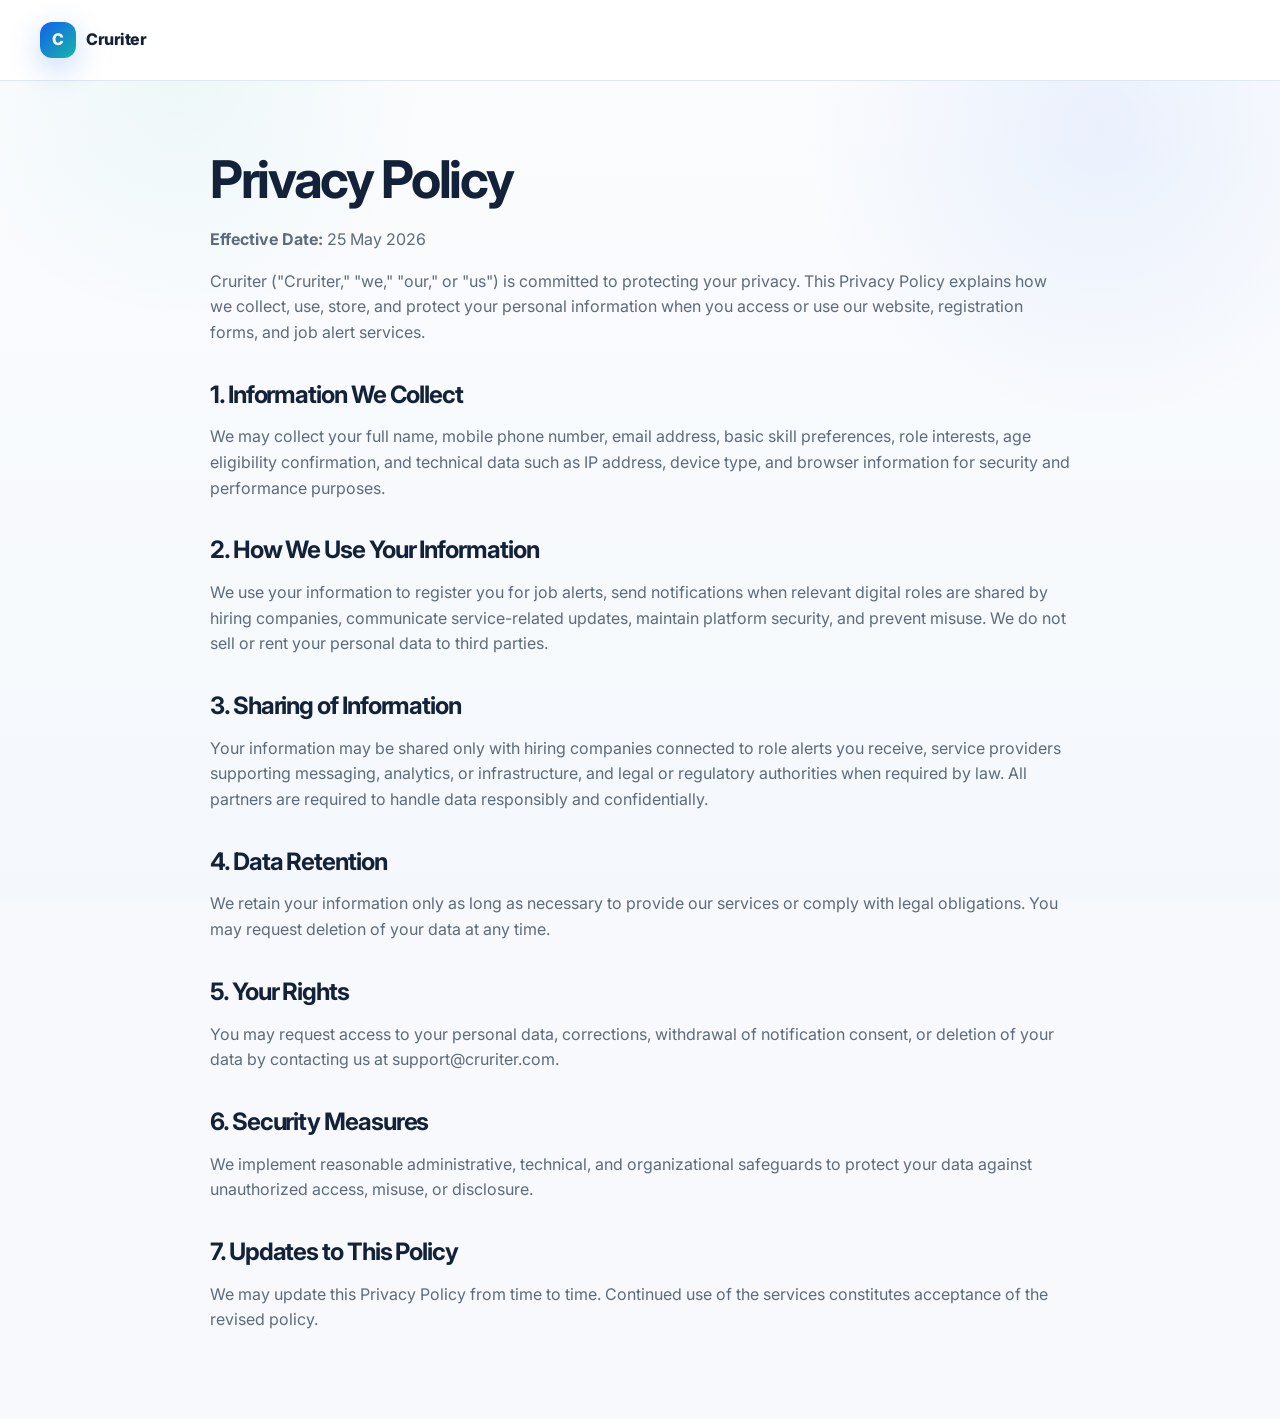
<file: privacy-policy/index.html>
<!DOCTYPE html>
<html lang="en">
<head>
  <meta charset="UTF-8" />
  <meta name="viewport" content="width=device-width, initial-scale=1.0" />
  <!-- Google Tag Manager -->
<script>(function(w,d,s,l,i){w[l]=w[l]||[];w[l].push({'gtm.start':
new Date().getTime(),event:'gtm.js'});var f=d.getElementsByTagName(s)[0],
j=d.createElement(s),dl=l!='dataLayer'?'&l='+l:'';j.async=true;j.src=
'https://www.googletagmanager.com/gtm.js?id='+i+dl;f.parentNode.insertBefore(j,f);
})(window,document,'script','dataLayer','GTM-NZL2DM8S');</script>
<!-- End Google Tag Manager -->
  <title>Privacy Policy | Cruriter</title>
  <link rel="icon" type="image/svg+xml" href="/favicon.svg" />
  <link rel="preconnect" href="https://fonts.googleapis.com">
  <link rel="preconnect" href="https://fonts.gstatic.com" crossorigin>
  <link href="https://fonts.googleapis.com/css2?family=Inter:wght@400;500;600;700;800&display=swap" rel="stylesheet">
  <link rel="stylesheet" href="/styles.css" />
</head>
<body>
  <!-- Google Tag Manager (noscript) -->
<noscript><iframe src="https://www.googletagmanager.com/ns.html?id=GTM-NZL2DM8S"
height="0" width="0" style="display:none;visibility:hidden"></iframe></noscript>
<!-- End Google Tag Manager (noscript) -->
  <header class="simple-header"><a class="logo" href="/"><span class="logo-mark">C</span><span>Cruriter</span></a></header>
  <main class="legal container">
    <h1>Privacy Policy</h1>
    <p><strong>Effective Date:</strong> 25 May 2026</p>
    <p>Cruriter ("Cruriter," "we," "our," or "us") is committed to protecting your privacy. This Privacy Policy explains how we collect, use, store, and protect your personal information when you access or use our website, registration forms, and job alert services.</p>

    <h2>1. Information We Collect</h2>
    <p>We may collect your full name, mobile phone number, email address, basic skill preferences, role interests, age eligibility confirmation, and technical data such as IP address, device type, and browser information for security and performance purposes.</p>

    <h2>2. How We Use Your Information</h2>
    <p>We use your information to register you for job alerts, send notifications when relevant digital roles are shared by hiring companies, communicate service-related updates, maintain platform security, and prevent misuse. We do not sell or rent your personal data to third parties.</p>

    <h2>3. Sharing of Information</h2>
    <p>Your information may be shared only with hiring companies connected to role alerts you receive, service providers supporting messaging, analytics, or infrastructure, and legal or regulatory authorities when required by law. All partners are required to handle data responsibly and confidentially.</p>

    <h2>4. Data Retention</h2>
    <p>We retain your information only as long as necessary to provide our services or comply with legal obligations. You may request deletion of your data at any time.</p>

    <h2>5. Your Rights</h2>
    <p>You may request access to your personal data, corrections, withdrawal of notification consent, or deletion of your data by contacting us at support@cruriter.com.</p>

    <h2>6. Security Measures</h2>
    <p>We implement reasonable administrative, technical, and organizational safeguards to protect your data against unauthorized access, misuse, or disclosure.</p>

    <h2>7. Updates to This Policy</h2>
    <p>We may update this Privacy Policy from time to time. Continued use of the services constitutes acceptance of the revised policy.</p>
  </main>
</body>
</html>
</file>
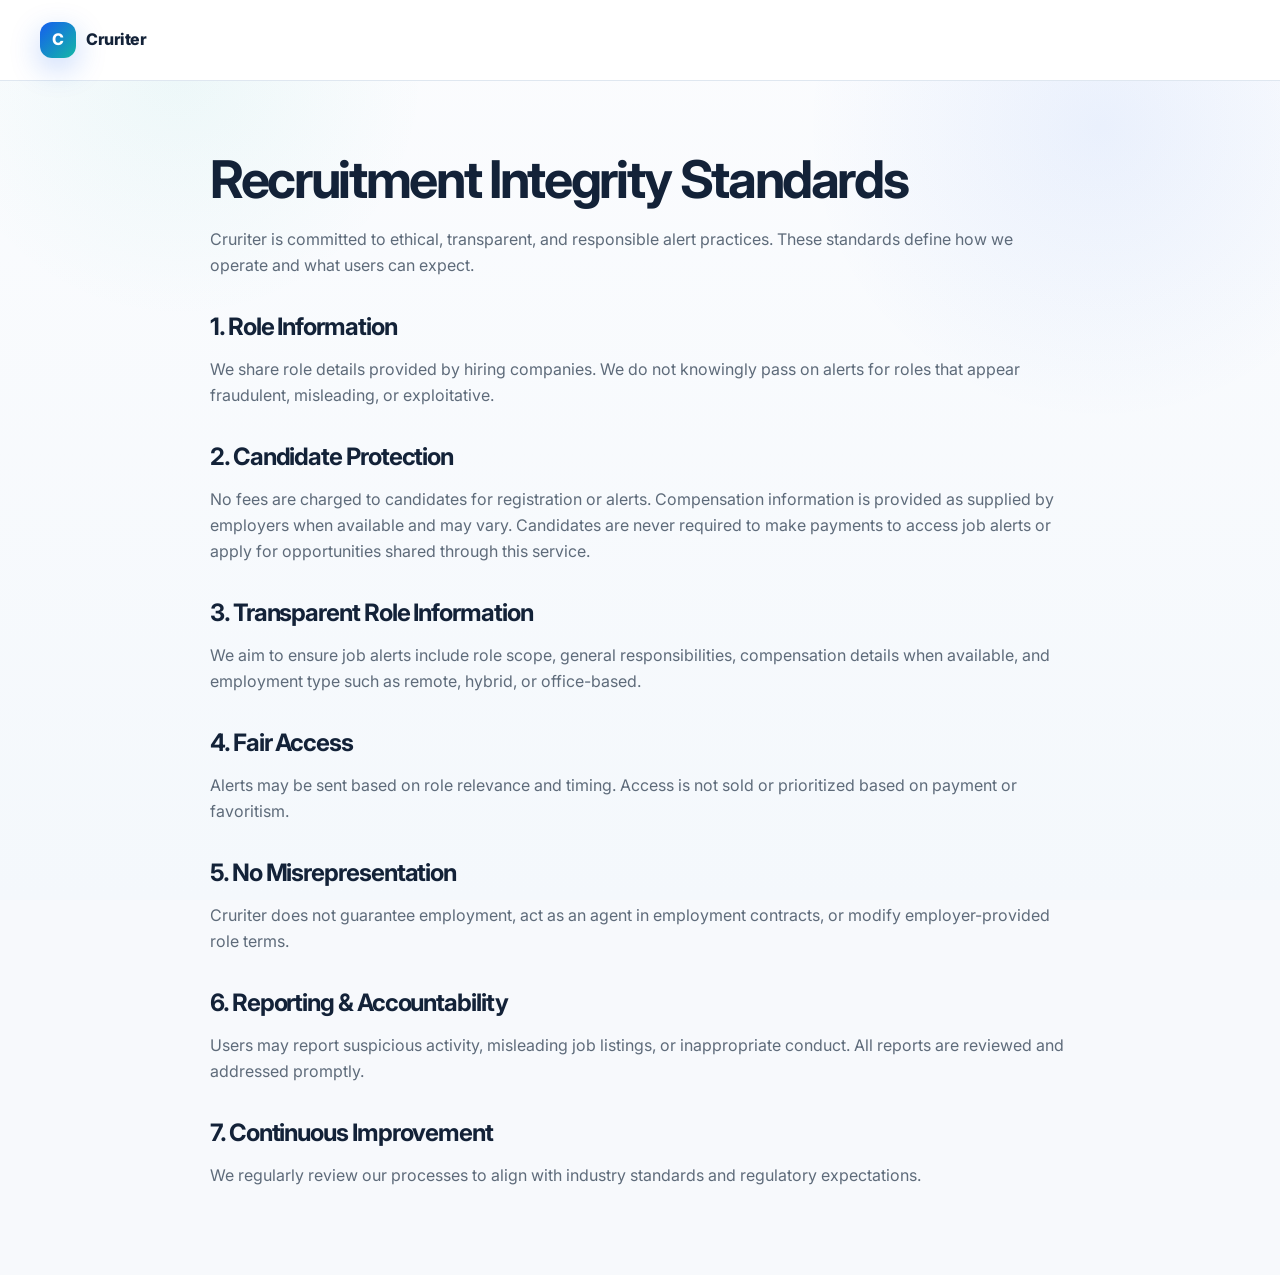
<file: recruitment-integrity/index.html>
<!DOCTYPE html>
<html lang="en">
<head>
  <meta charset="UTF-8" />
  <meta name="viewport" content="width=device-width, initial-scale=1.0" />
  <!-- Google Tag Manager -->
<script>(function(w,d,s,l,i){w[l]=w[l]||[];w[l].push({'gtm.start':
new Date().getTime(),event:'gtm.js'});var f=d.getElementsByTagName(s)[0],
j=d.createElement(s),dl=l!='dataLayer'?'&l='+l:'';j.async=true;j.src=
'https://www.googletagmanager.com/gtm.js?id='+i+dl;f.parentNode.insertBefore(j,f);
})(window,document,'script','dataLayer','GTM-NZL2DM8S');</script>
<!-- End Google Tag Manager -->
  <title>Recruitment Integrity Standards | Cruriter</title>
  <link rel="icon" type="image/svg+xml" href="/favicon.svg" />
  <link rel="preconnect" href="https://fonts.googleapis.com">
  <link rel="preconnect" href="https://fonts.gstatic.com" crossorigin>
  <link href="https://fonts.googleapis.com/css2?family=Inter:wght@400;500;600;700;800&display=swap" rel="stylesheet">
  <link rel="stylesheet" href="/styles.css" />
</head>
<body>
  <!-- Google Tag Manager (noscript) -->
<noscript><iframe src="https://www.googletagmanager.com/ns.html?id=GTM-NZL2DM8S"
height="0" width="0" style="display:none;visibility:hidden"></iframe></noscript>
<!-- End Google Tag Manager (noscript) -->
  <header class="simple-header"><a class="logo" href="/"><span class="logo-mark">C</span><span>Cruriter</span></a></header>
  <main class="legal container">
    <h1>Recruitment Integrity Standards</h1>
    <p>Cruriter is committed to ethical, transparent, and responsible alert practices. These standards define how we operate and what users can expect.</p>

    <h2>1. Role Information</h2>
    <p>We share role details provided by hiring companies. We do not knowingly pass on alerts for roles that appear fraudulent, misleading, or exploitative.</p>

    <h2>2. Candidate Protection</h2>
    <p>No fees are charged to candidates for registration or alerts. Compensation information is provided as supplied by employers when available and may vary. Candidates are never required to make payments to access job alerts or apply for opportunities shared through this service.</p>

    <h2>3. Transparent Role Information</h2>
    <p>We aim to ensure job alerts include role scope, general responsibilities, compensation details when available, and employment type such as remote, hybrid, or office-based.</p>

    <h2>4. Fair Access</h2>
    <p>Alerts may be sent based on role relevance and timing. Access is not sold or prioritized based on payment or favoritism.</p>

    <h2>5. No Misrepresentation</h2>
    <p>Cruriter does not guarantee employment, act as an agent in employment contracts, or modify employer-provided role terms.</p>

    <h2>6. Reporting & Accountability</h2>
    <p>Users may report suspicious activity, misleading job listings, or inappropriate conduct. All reports are reviewed and addressed promptly.</p>

    <h2>7. Continuous Improvement</h2>
    <p>We regularly review our processes to align with industry standards and regulatory expectations.</p>
  </main>
</body>
</html>
</file>
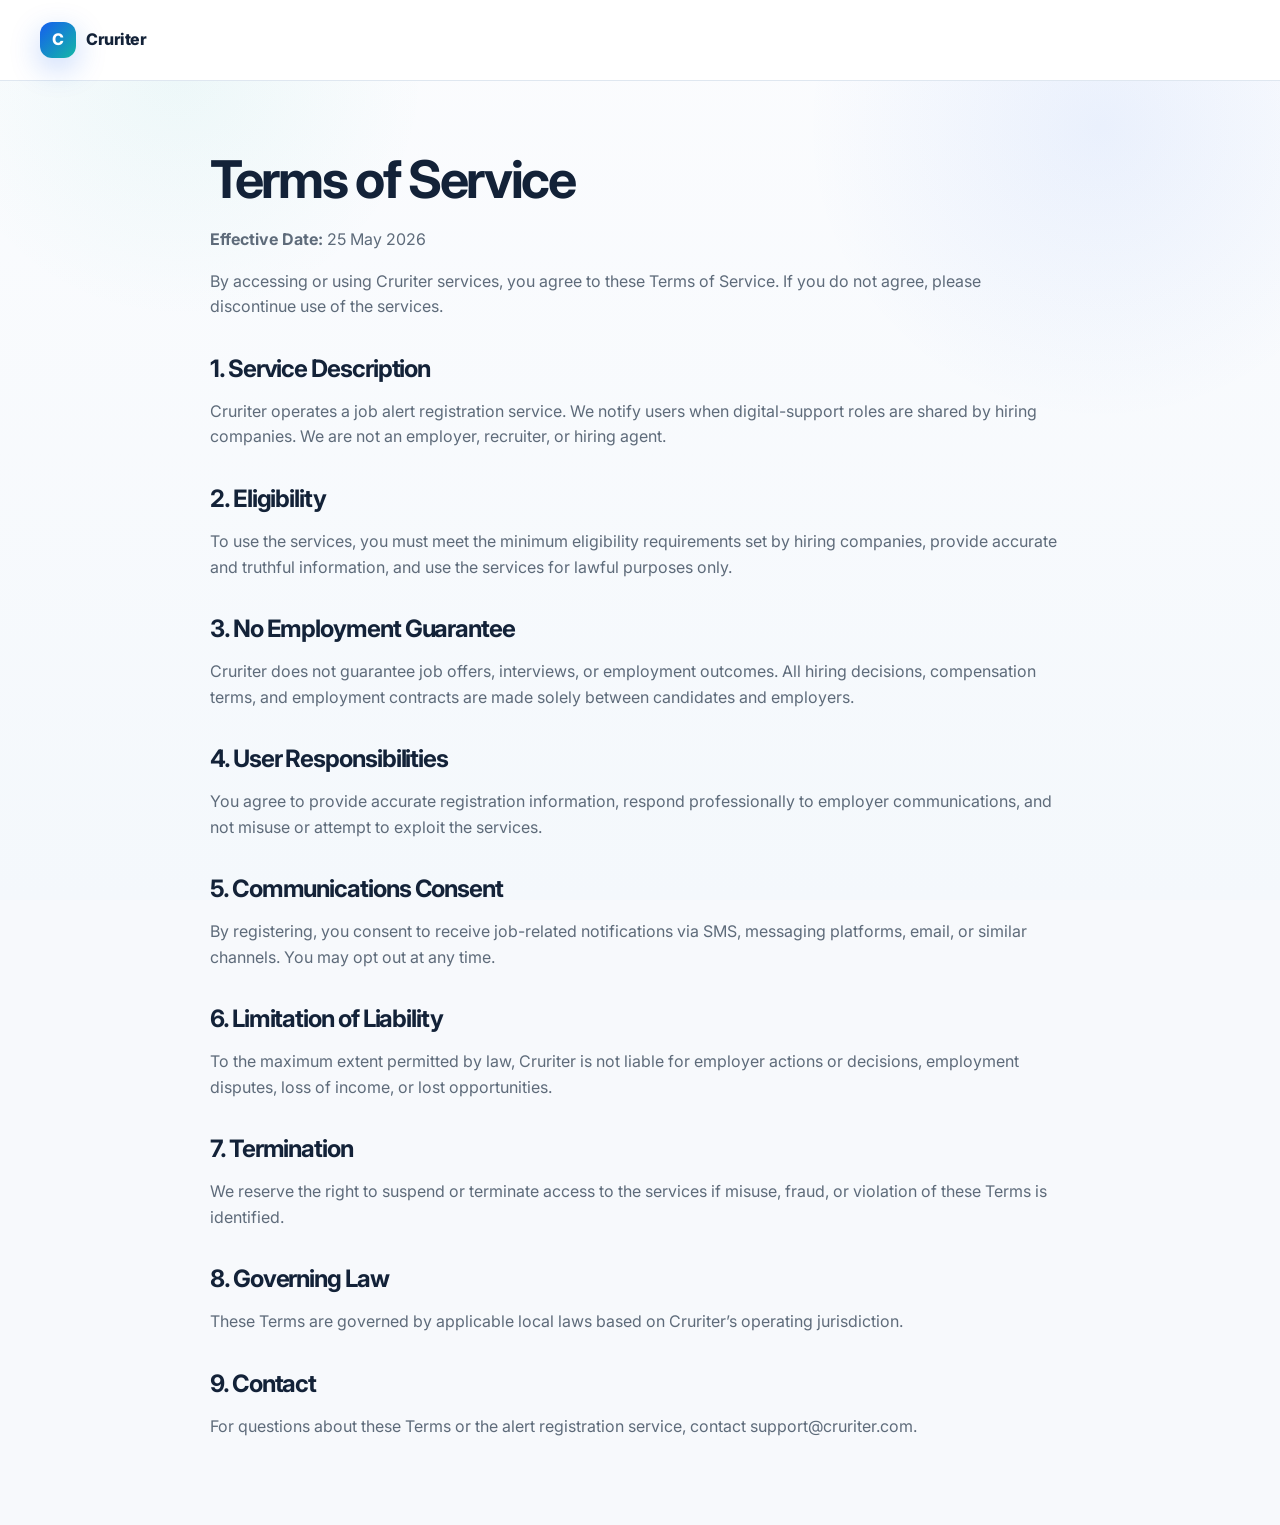
<file: terms/index.html>
<!DOCTYPE html>
<html lang="en">
<head>
  <meta charset="UTF-8" />
  <meta name="viewport" content="width=device-width, initial-scale=1.0" />
  <!-- Google Tag Manager -->
<script>(function(w,d,s,l,i){w[l]=w[l]||[];w[l].push({'gtm.start':
new Date().getTime(),event:'gtm.js'});var f=d.getElementsByTagName(s)[0],
j=d.createElement(s),dl=l!='dataLayer'?'&l='+l:'';j.async=true;j.src=
'https://www.googletagmanager.com/gtm.js?id='+i+dl;f.parentNode.insertBefore(j,f);
})(window,document,'script','dataLayer','GTM-NZL2DM8S');</script>
<!-- End Google Tag Manager -->
  <title>Terms of Service | Cruriter</title>
  <link rel="icon" type="image/svg+xml" href="/favicon.svg" />
  <link rel="preconnect" href="https://fonts.googleapis.com">
  <link rel="preconnect" href="https://fonts.gstatic.com" crossorigin>
  <link href="https://fonts.googleapis.com/css2?family=Inter:wght@400;500;600;700;800&display=swap" rel="stylesheet">
  <link rel="stylesheet" href="/styles.css" />
</head>
<body>
  <!-- Google Tag Manager (noscript) -->
<noscript><iframe src="https://www.googletagmanager.com/ns.html?id=GTM-NZL2DM8S"
height="0" width="0" style="display:none;visibility:hidden"></iframe></noscript>
<!-- End Google Tag Manager (noscript) -->
  <header class="simple-header"><a class="logo" href="/"><span class="logo-mark">C</span><span>Cruriter</span></a></header>
  <main class="legal container">
    <h1>Terms of Service</h1>
    <p><strong>Effective Date:</strong> 25 May 2026</p>
    <p>By accessing or using Cruriter services, you agree to these Terms of Service. If you do not agree, please discontinue use of the services.</p>

    <h2>1. Service Description</h2>
    <p>Cruriter operates a job alert registration service. We notify users when digital-support roles are shared by hiring companies. We are not an employer, recruiter, or hiring agent.</p>

    <h2>2. Eligibility</h2>
    <p>To use the services, you must meet the minimum eligibility requirements set by hiring companies, provide accurate and truthful information, and use the services for lawful purposes only.</p>

    <h2>3. No Employment Guarantee</h2>
    <p>Cruriter does not guarantee job offers, interviews, or employment outcomes. All hiring decisions, compensation terms, and employment contracts are made solely between candidates and employers.</p>

    <h2>4. User Responsibilities</h2>
    <p>You agree to provide accurate registration information, respond professionally to employer communications, and not misuse or attempt to exploit the services.</p>

    <h2>5. Communications Consent</h2>
    <p>By registering, you consent to receive job-related notifications via SMS, messaging platforms, email, or similar channels. You may opt out at any time.</p>

    <h2>6. Limitation of Liability</h2>
    <p>To the maximum extent permitted by law, Cruriter is not liable for employer actions or decisions, employment disputes, loss of income, or lost opportunities.</p>

    <h2>7. Termination</h2>
    <p>We reserve the right to suspend or terminate access to the services if misuse, fraud, or violation of these Terms is identified.</p>

    <h2>8. Governing Law</h2>
    <p>These Terms are governed by applicable local laws based on Cruriter’s operating jurisdiction.</p>

    <h2>9. Contact</h2>
    <p>For questions about these Terms or the alert registration service, contact support@cruriter.com.</p>
  </main>
</body>
</html>
</file>
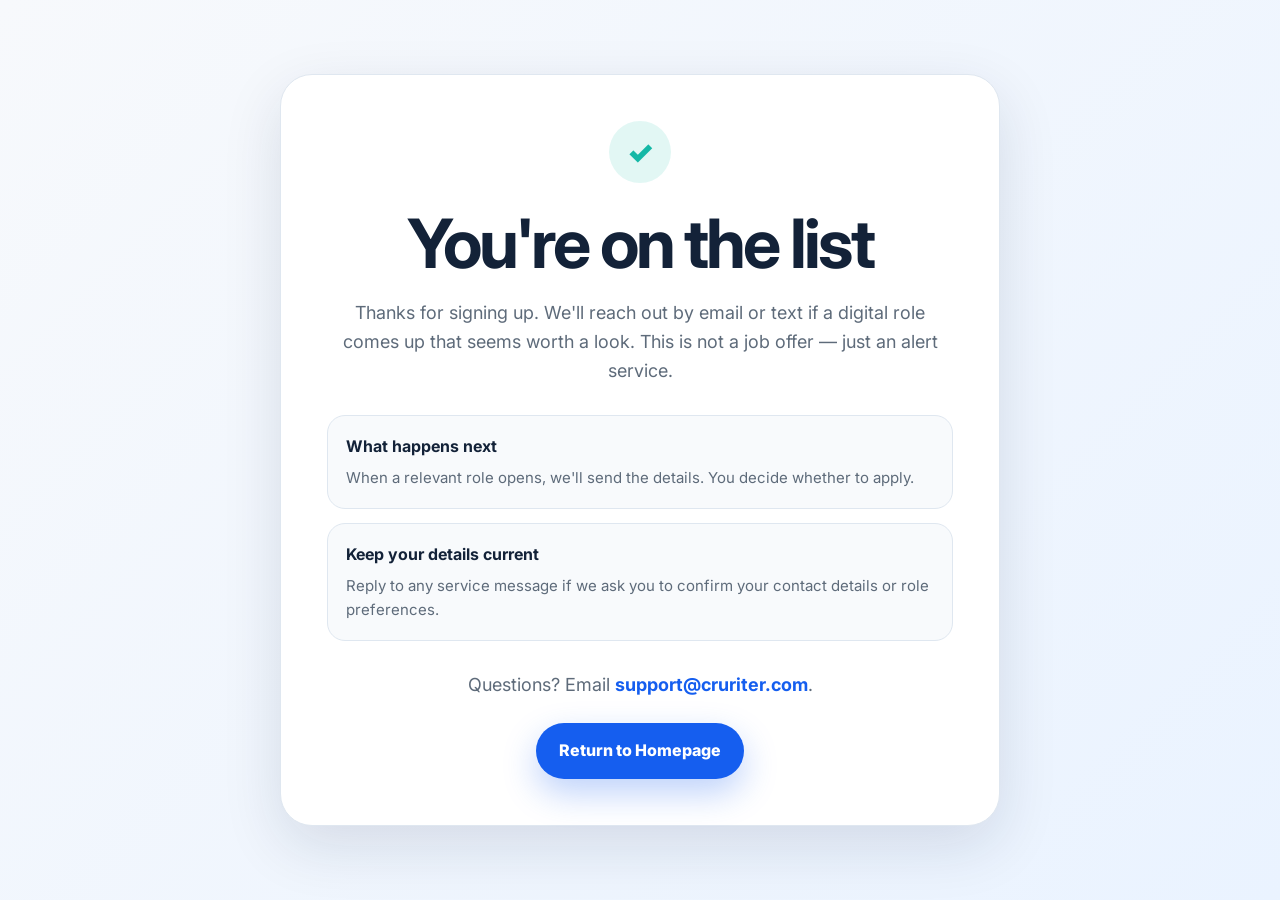
<file: thank-you/index.html>
<!DOCTYPE html>
<html lang="en">
<head>
  <meta charset="UTF-8" />
  <meta name="viewport" content="width=device-width, initial-scale=1.0" />
  <!-- Google Tag Manager -->
<script>(function(w,d,s,l,i){w[l]=w[l]||[];w[l].push({'gtm.start':
new Date().getTime(),event:'gtm.js'});var f=d.getElementsByTagName(s)[0],
j=d.createElement(s),dl=l!='dataLayer'?'&l='+l:'';j.async=true;j.src=
'https://www.googletagmanager.com/gtm.js?id='+i+dl;f.parentNode.insertBefore(j,f);
})(window,document,'script','dataLayer','GTM-NZL2DM8S');</script>
<!-- End Google Tag Manager -->
  <title>You're on the list | Cruriter</title>
  <link rel="icon" type="image/svg+xml" href="/favicon.svg" />
  <link rel="preconnect" href="https://fonts.googleapis.com">
  <link rel="preconnect" href="https://fonts.gstatic.com" crossorigin>
  <link href="https://fonts.googleapis.com/css2?family=Inter:wght@400;500;600;700;800&display=swap" rel="stylesheet">
  <link rel="stylesheet" href="/styles.css" />
</head>
<body class="minimal-page">
  <!-- Google Tag Manager (noscript) -->
<noscript><iframe src="https://www.googletagmanager.com/ns.html?id=GTM-NZL2DM8S"
height="0" width="0" style="display:none;visibility:hidden"></iframe></noscript>
<!-- End Google Tag Manager (noscript) -->
  <main class="thank-you-wrap">
    <section class="thank-you-card">
      <span class="success-icon">✓</span>
      <h1>You're on the list</h1>
      <p>Thanks for signing up. We'll reach out by email or text if a digital role comes up that seems worth a look. This is not a job offer — just an alert service.</p>
      <div class="notice-list">
        <div>
          <strong>What happens next</strong>
          <p>When a relevant role opens, we'll send the details. You decide whether to apply.</p>
        </div>
        <div>
          <strong>Keep your details current</strong>
          <p>Reply to any service message if we ask you to confirm your contact details or role preferences.</p>
        </div>
      </div>
      <p class="thank-you-note">Questions? Email <a href="mailto:support@cruriter.com">support@cruriter.com</a>.</p>
      <a class="btn primary" href="/">Return to Homepage</a>
    </section>
  </main>
</body>
</html>
</file>
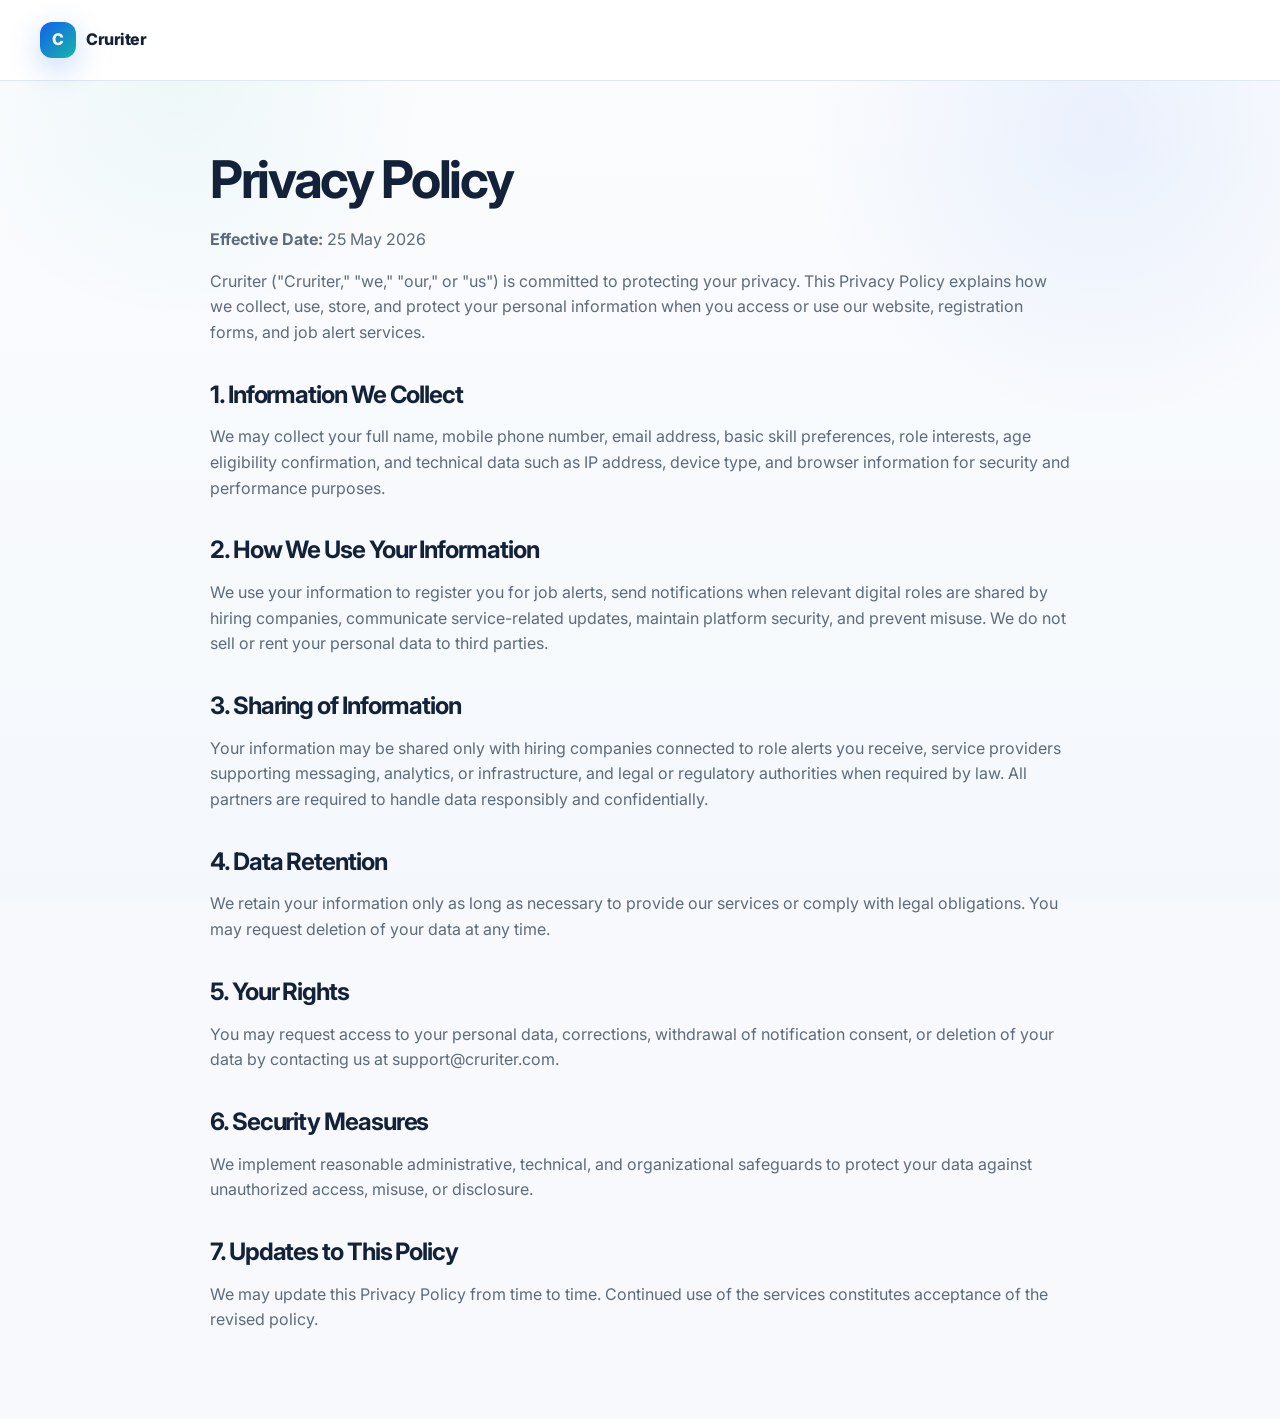
<file: privacy-policy.html>
<!DOCTYPE html>
<html lang="en">
<head>
  <meta charset="UTF-8" />
  <meta name="viewport" content="width=device-width, initial-scale=1.0" />
  <title>Privacy Policy | Cruriter</title>
  <link rel="preconnect" href="https://fonts.googleapis.com">
  <link rel="preconnect" href="https://fonts.gstatic.com" crossorigin>
  <link href="https://fonts.googleapis.com/css2?family=Inter:wght@400;500;600;700;800&display=swap" rel="stylesheet">
  <link rel="stylesheet" href="styles.css" />
</head>
<body>
  <header class="simple-header"><a class="logo" href="index.html"><span class="logo-mark">C</span><span>Cruriter</span></a></header>
  <main class="legal container">
    <h1>Privacy Policy</h1>
    <p><strong>Effective Date:</strong> 25 May 2026</p>
    <p>Cruriter ("Cruriter," "we," "our," or "us") is committed to protecting your privacy. This Privacy Policy explains how we collect, use, store, and protect your personal information when you access or use our website, registration forms, and job alert services.</p>

    <h2>1. Information We Collect</h2>
    <p>We may collect your full name, mobile phone number, email address, basic skill preferences, role interests, age eligibility confirmation, and technical data such as IP address, device type, and browser information for security and performance purposes.</p>

    <h2>2. How We Use Your Information</h2>
    <p>We use your information to register you for job alerts, send notifications when relevant digital roles are shared by hiring companies, communicate service-related updates, maintain platform security, and prevent misuse. We do not sell or rent your personal data to third parties.</p>

    <h2>3. Sharing of Information</h2>
    <p>Your information may be shared only with hiring companies connected to role alerts you receive, service providers supporting messaging, analytics, or infrastructure, and legal or regulatory authorities when required by law. All partners are required to handle data responsibly and confidentially.</p>

    <h2>4. Data Retention</h2>
    <p>We retain your information only as long as necessary to provide our services or comply with legal obligations. You may request deletion of your data at any time.</p>

    <h2>5. Your Rights</h2>
    <p>You may request access to your personal data, corrections, withdrawal of notification consent, or deletion of your data by contacting us at support@cruriter.com.</p>

    <h2>6. Security Measures</h2>
    <p>We implement reasonable administrative, technical, and organizational safeguards to protect your data against unauthorized access, misuse, or disclosure.</p>

    <h2>7. Updates to This Policy</h2>
    <p>We may update this Privacy Policy from time to time. Continued use of the services constitutes acceptance of the revised policy.</p>
  </main>
</body>
</html>
</file>
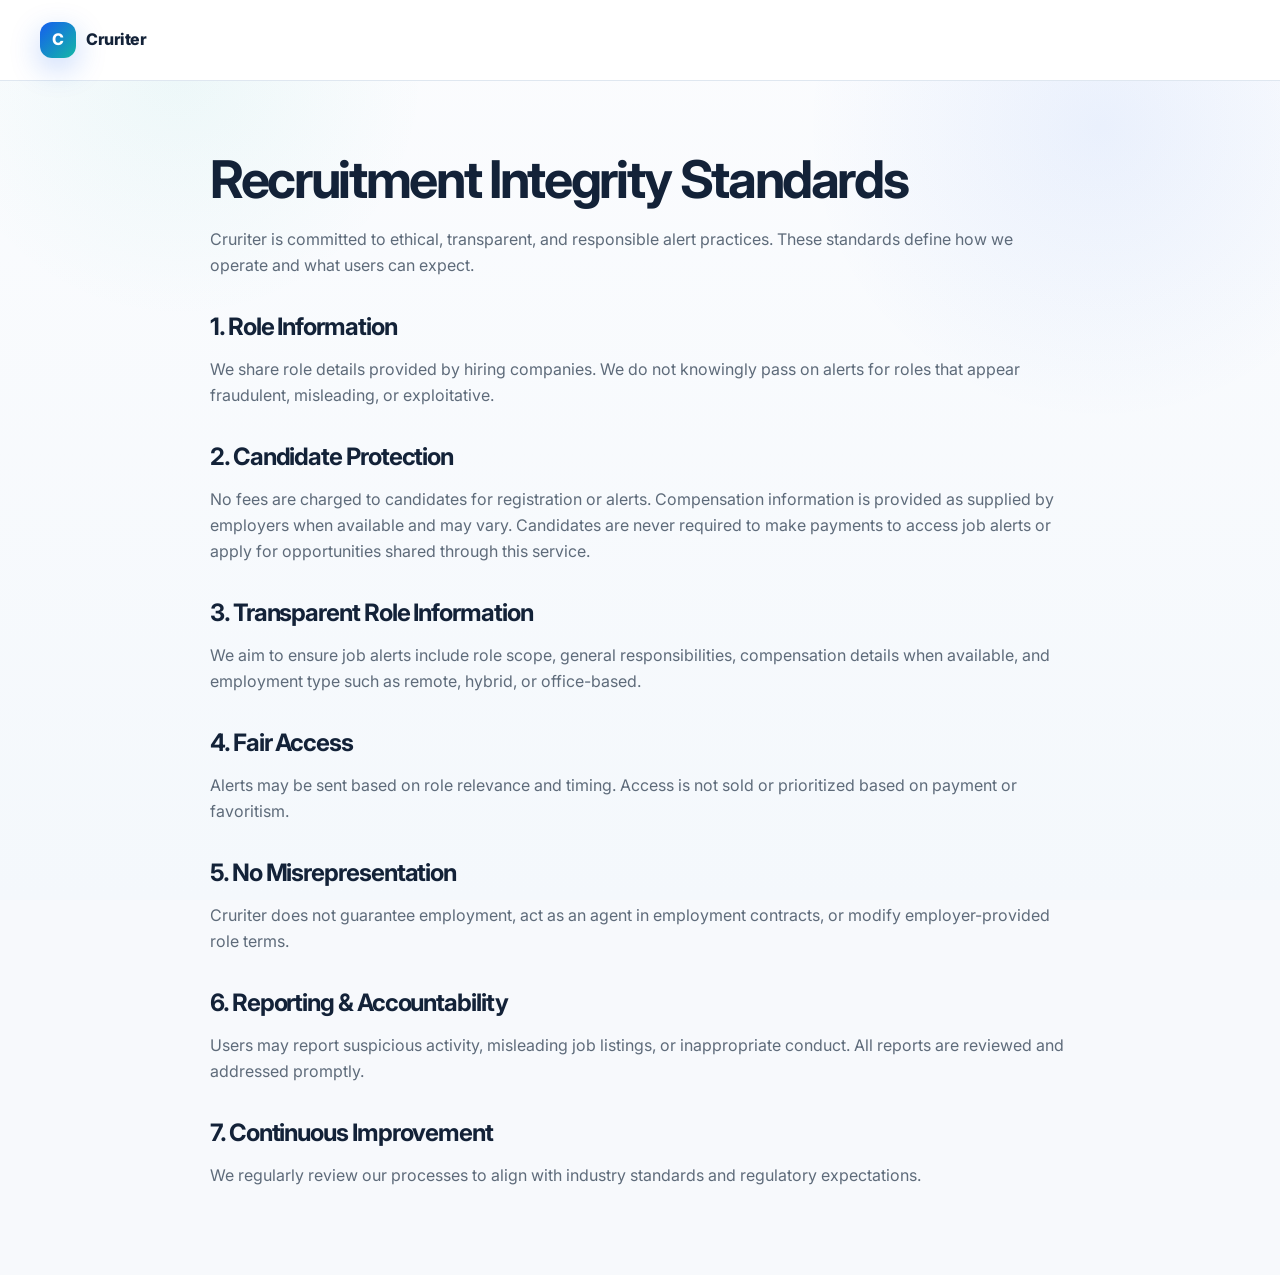
<file: recruitment-integrity.html>
<!DOCTYPE html>
<html lang="en">
<head>
  <meta charset="UTF-8" />
  <meta name="viewport" content="width=device-width, initial-scale=1.0" />
  <title>Recruitment Integrity Standards | Cruriter</title>
  <link rel="preconnect" href="https://fonts.googleapis.com">
  <link rel="preconnect" href="https://fonts.gstatic.com" crossorigin>
  <link href="https://fonts.googleapis.com/css2?family=Inter:wght@400;500;600;700;800&display=swap" rel="stylesheet">
  <link rel="stylesheet" href="styles.css" />
</head>
<body>
  <header class="simple-header"><a class="logo" href="index.html"><span class="logo-mark">C</span><span>Cruriter</span></a></header>
  <main class="legal container">
    <h1>Recruitment Integrity Standards</h1>
    <p>Cruriter is committed to ethical, transparent, and responsible alert practices. These standards define how we operate and what users can expect.</p>

    <h2>1. Role Information</h2>
    <p>We share role details provided by hiring companies. We do not knowingly pass on alerts for roles that appear fraudulent, misleading, or exploitative.</p>

    <h2>2. Candidate Protection</h2>
    <p>No fees are charged to candidates for registration or alerts. Compensation information is provided as supplied by employers when available and may vary. Candidates are never required to make payments to access job alerts or apply for opportunities shared through this service.</p>

    <h2>3. Transparent Role Information</h2>
    <p>We aim to ensure job alerts include role scope, general responsibilities, compensation details when available, and employment type such as remote, hybrid, or office-based.</p>

    <h2>4. Fair Access</h2>
    <p>Alerts may be sent based on role relevance and timing. Access is not sold or prioritized based on payment or favoritism.</p>

    <h2>5. No Misrepresentation</h2>
    <p>Cruriter does not guarantee employment, act as an agent in employment contracts, or modify employer-provided role terms.</p>

    <h2>6. Reporting & Accountability</h2>
    <p>Users may report suspicious activity, misleading job listings, or inappropriate conduct. All reports are reviewed and addressed promptly.</p>

    <h2>7. Continuous Improvement</h2>
    <p>We regularly review our processes to align with industry standards and regulatory expectations.</p>
  </main>
</body>
</html>
</file>
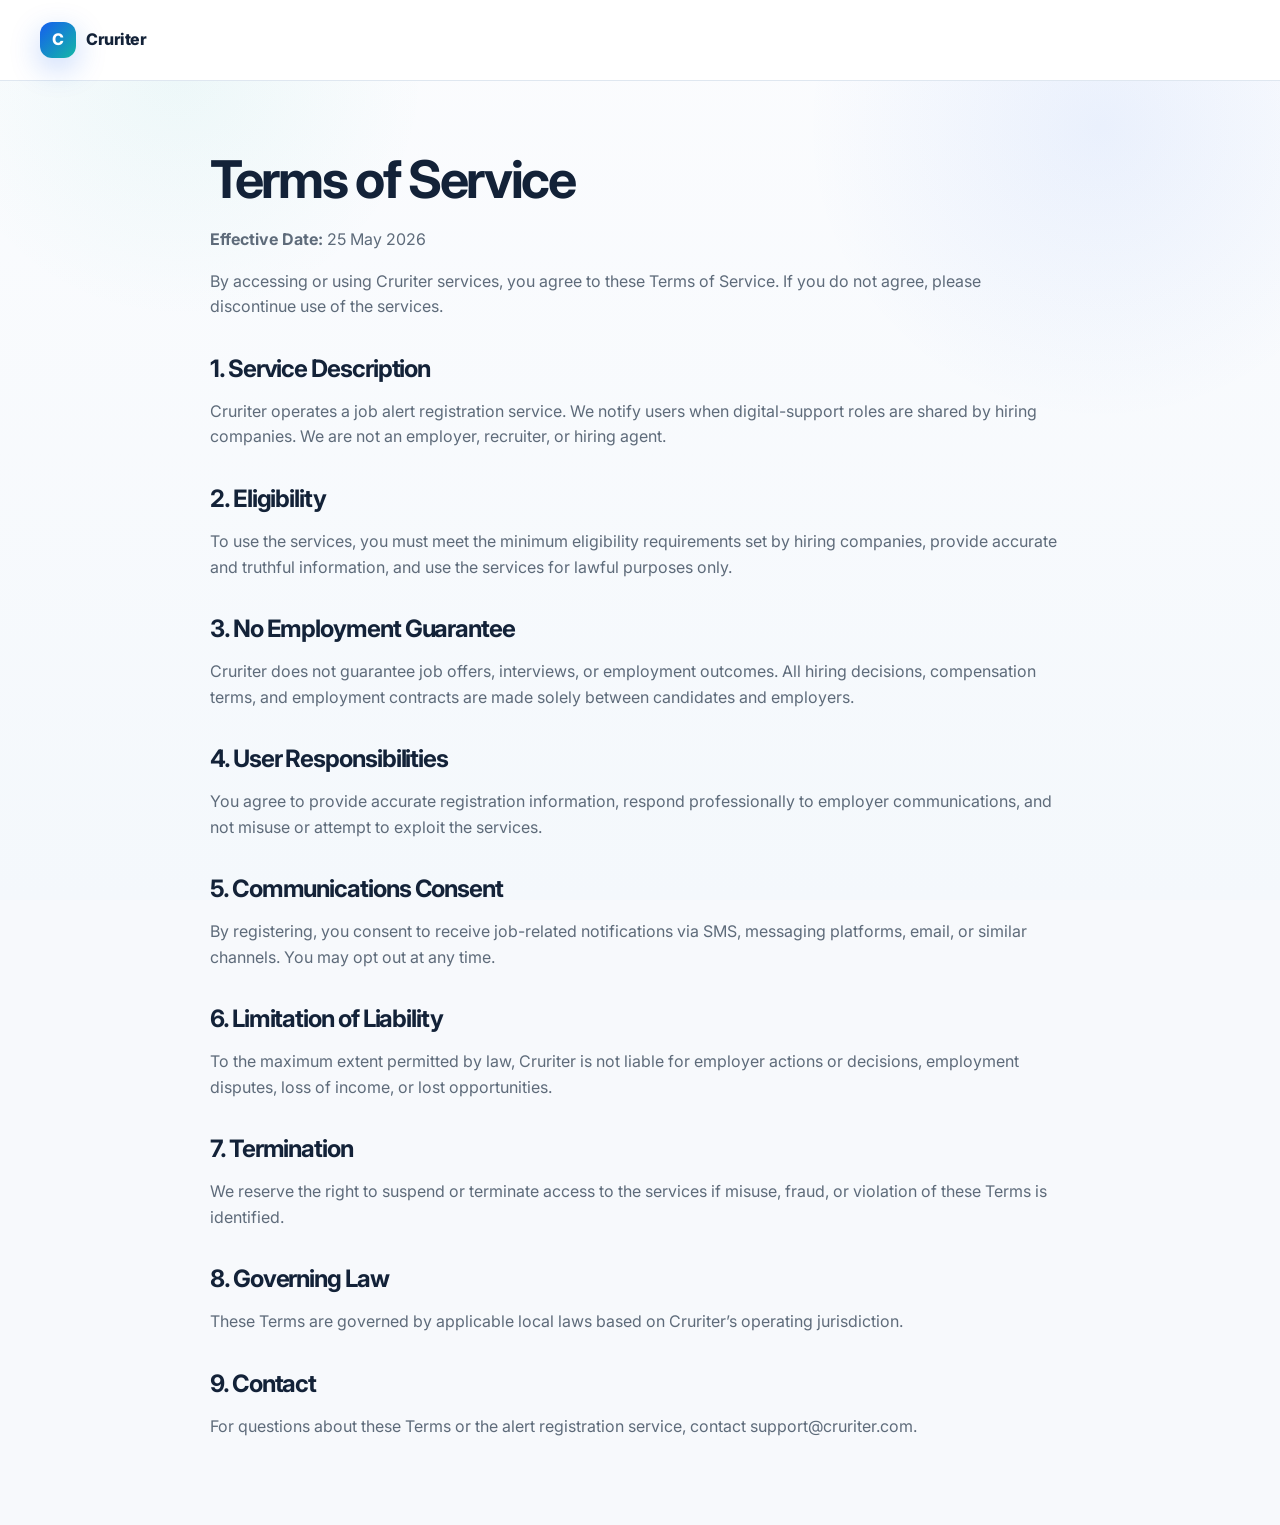
<file: terms.html>
<!DOCTYPE html>
<html lang="en">
<head>
  <meta charset="UTF-8" />
  <meta name="viewport" content="width=device-width, initial-scale=1.0" />
  <title>Terms of Service | Cruriter</title>
  <link rel="preconnect" href="https://fonts.googleapis.com">
  <link rel="preconnect" href="https://fonts.gstatic.com" crossorigin>
  <link href="https://fonts.googleapis.com/css2?family=Inter:wght@400;500;600;700;800&display=swap" rel="stylesheet">
  <link rel="stylesheet" href="styles.css" />
</head>
<body>
  <header class="simple-header"><a class="logo" href="index.html"><span class="logo-mark">C</span><span>Cruriter</span></a></header>
  <main class="legal container">
    <h1>Terms of Service</h1>
    <p><strong>Effective Date:</strong> 25 May 2026</p>
    <p>By accessing or using Cruriter services, you agree to these Terms of Service. If you do not agree, please discontinue use of the services.</p>

    <h2>1. Service Description</h2>
    <p>Cruriter operates a job alert registration service. We notify users when digital-support roles are shared by hiring companies. We are not an employer, recruiter, or hiring agent.</p>

    <h2>2. Eligibility</h2>
    <p>To use the services, you must meet the minimum eligibility requirements set by hiring companies, provide accurate and truthful information, and use the services for lawful purposes only.</p>

    <h2>3. No Employment Guarantee</h2>
    <p>Cruriter does not guarantee job offers, interviews, or employment outcomes. All hiring decisions, compensation terms, and employment contracts are made solely between candidates and employers.</p>

    <h2>4. User Responsibilities</h2>
    <p>You agree to provide accurate registration information, respond professionally to employer communications, and not misuse or attempt to exploit the services.</p>

    <h2>5. Communications Consent</h2>
    <p>By registering, you consent to receive job-related notifications via SMS, messaging platforms, email, or similar channels. You may opt out at any time.</p>

    <h2>6. Limitation of Liability</h2>
    <p>To the maximum extent permitted by law, Cruriter is not liable for employer actions or decisions, employment disputes, loss of income, or lost opportunities.</p>

    <h2>7. Termination</h2>
    <p>We reserve the right to suspend or terminate access to the services if misuse, fraud, or violation of these Terms is identified.</p>

    <h2>8. Governing Law</h2>
    <p>These Terms are governed by applicable local laws based on Cruriter’s operating jurisdiction.</p>

    <h2>9. Contact</h2>
    <p>For questions about these Terms or the alert registration service, contact support@cruriter.com.</p>
  </main>
</body>
</html>
</file>
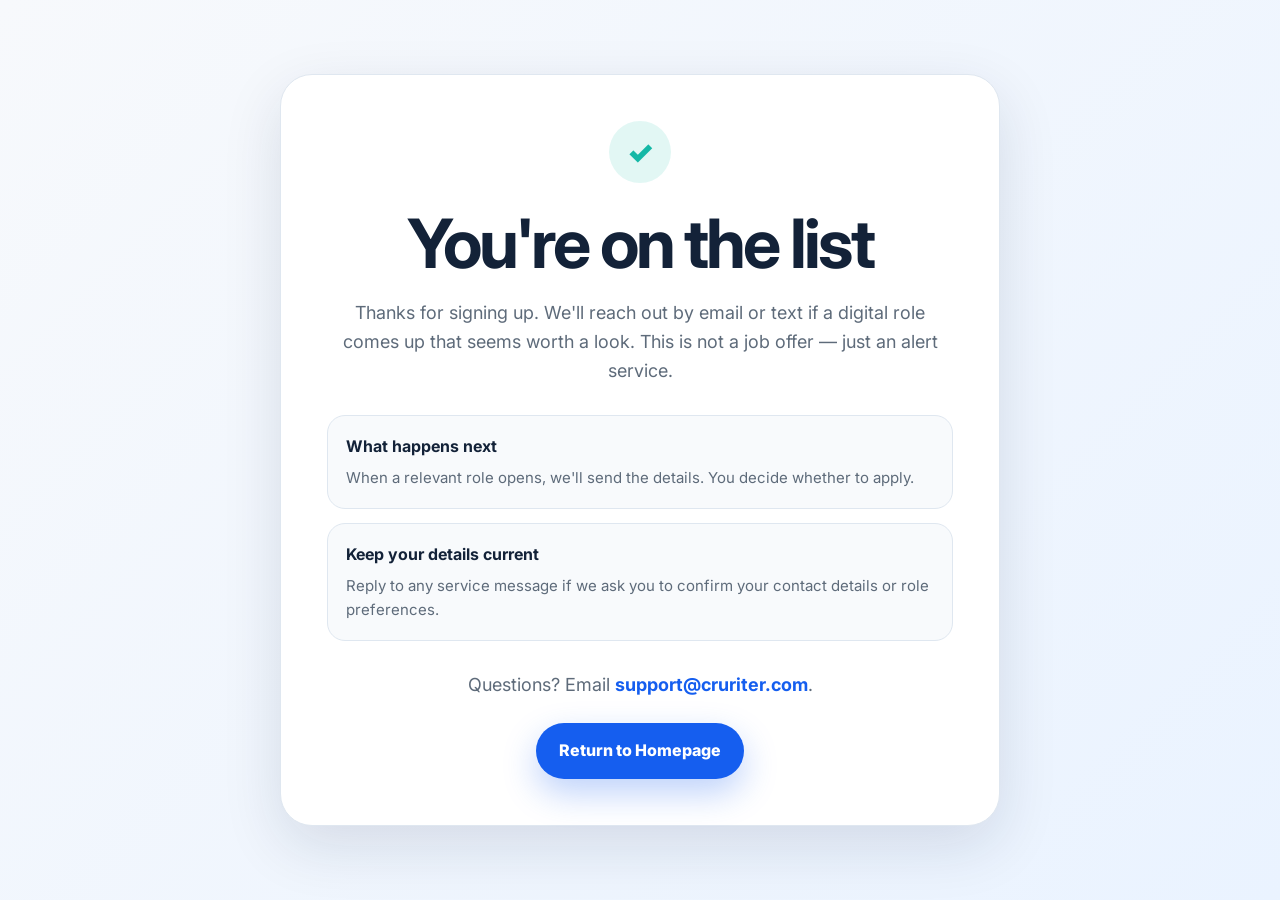
<file: thank-you.html>
<!DOCTYPE html>
<html lang="en">
<head>
  <meta charset="UTF-8" />
  <meta name="viewport" content="width=device-width, initial-scale=1.0" />
  <title>You're on the list | Cruriter</title>
  <link rel="preconnect" href="https://fonts.googleapis.com">
  <link rel="preconnect" href="https://fonts.gstatic.com" crossorigin>
  <link href="https://fonts.googleapis.com/css2?family=Inter:wght@400;500;600;700;800&display=swap" rel="stylesheet">
  <link rel="stylesheet" href="styles.css" />
</head>
<body class="minimal-page">
  <main class="thank-you-wrap">
    <section class="thank-you-card">
      <span class="success-icon">✓</span>
      <h1>You're on the list</h1>
      <p>Thanks for signing up. We'll reach out by email or text if a digital role comes up that seems worth a look. This is not a job offer — just an alert service.</p>
      <div class="notice-list">
        <div>
          <strong>What happens next</strong>
          <p>When a relevant role opens, we'll send the details. You decide whether to apply.</p>
        </div>
        <div>
          <strong>Keep your details current</strong>
          <p>Reply to any service message if we ask you to confirm your contact details or role preferences.</p>
        </div>
      </div>
      <p class="thank-you-note">Questions? Email <a href="mailto:support@cruriter.com">support@cruriter.com</a>.</p>
      <a class="btn primary" href="index.html">Return to Homepage</a>
    </section>
  </main>
</body>
</html>
</file>
<file: styles.css>
:root {
  --bg: #f7f9fc;
  --surface: #ffffff;
  --surface-2: #eef4fb;
  --text: #132238;
  --muted: #5e6b7a;
  --line: #dfe7f0;
  --primary: #155eef;
  --primary-dark: #0d3fb2;
  --accent: #14b8a6;
  --shadow: 0 20px 60px rgba(17, 36, 62, 0.12);
  --radius: 22px;
}

* { box-sizing: border-box; }
html { scroll-behavior: smooth; }
body {
  margin: 0;
  font-family: 'Inter', system-ui, -apple-system, BlinkMacSystemFont, 'Segoe UI', sans-serif;
  color: var(--text);
  background: var(--bg);
  line-height: 1.6;
}
a { color: inherit; text-decoration: none; }
img { max-width: 100%; display: block; }
.container { width: min(1120px, calc(100% - 40px)); margin: 0 auto; }
.section-padding { padding: 92px 0; }
.soft-bg { background: var(--surface-2); }

.site-header {
  position: sticky;
  top: 0;
  z-index: 20;
  background: rgba(255, 255, 255, 0.9);
  backdrop-filter: blur(18px);
  border-bottom: 1px solid var(--line);
}
.nav {
  min-height: 76px;
  display: flex;
  align-items: center;
  justify-content: space-between;
  gap: 24px;
}
.logo { display: inline-flex; align-items: center; gap: 10px; font-weight: 800; letter-spacing: -0.03em; }
.logo-mark {
  width: 36px;
  height: 36px;
  display: inline-flex;
  align-items: center;
  justify-content: center;
  border-radius: 12px;
  color: #fff;
  background: linear-gradient(135deg, var(--primary), var(--accent));
  box-shadow: 0 10px 30px rgba(21, 94, 239, 0.25);
}
.nav-links { display: flex; align-items: center; gap: 28px; font-size: 14px; font-weight: 600; color: var(--muted); }
.nav-links a:hover { color: var(--primary); }
.nav-cta {
  color: #fff !important;
  background: var(--primary);
  padding: 11px 18px;
  border-radius: 999px;
}
.nav-toggle { display: none; border: 0; background: transparent; font-size: 26px; cursor: pointer; }

.hero {
  overflow: hidden;
  background:
    radial-gradient(circle at 12% 10%, rgba(20, 184, 166, 0.16), transparent 30%),
    radial-gradient(circle at 90% 18%, rgba(21, 94, 239, 0.16), transparent 28%),
    linear-gradient(180deg, #ffffff 0%, #f7f9fc 100%);
}
.hero-grid { display: grid; grid-template-columns: 1.05fr 0.95fr; align-items: center; gap: 56px; }
.eyebrow { margin: 0 0 14px; color: var(--primary); font-weight: 800; font-size: 13px; text-transform: uppercase; letter-spacing: 0.12em; }
h1, h2, h3 { margin: 0; line-height: 1.12; letter-spacing: -0.045em; }
h1 { font-size: clamp(42px, 6vw, 68px); }
h2 { font-size: clamp(32px, 4vw, 48px); }
h3 { font-size: 21px; }
.hero-text, .section-lead, .centered-intro p { color: var(--muted); font-size: 18px; margin: 22px 0 0; }
.hero-actions { display: flex; gap: 14px; flex-wrap: wrap; margin-top: 34px; }
.btn {
  display: inline-flex;
  align-items: center;
  justify-content: center;
  border-radius: 999px;
  padding: 14px 22px;
  font-weight: 800;
  border: 1px solid transparent;
  cursor: pointer;
  transition: transform .2s ease, box-shadow .2s ease, background .2s ease;
}
.btn:hover { transform: translateY(-2px); }
.btn.primary { background: var(--primary); color: #fff; box-shadow: 0 14px 34px rgba(21, 94, 239, 0.28); }
.btn.primary:hover { background: var(--primary-dark); }
.btn.secondary { background: #fff; border-color: var(--line); color: var(--text); }
.btn.full { width: 100%; border: 0; font-size: 16px; }
.hero-reassurance {
  margin: 28px 0 0;
  color: var(--muted);
  font-size: 14px;
  line-height: 1.6;
}
.hero-audience {
  margin: 18px 0 0;
  color: #31506f;
  font-size: 16px;
  line-height: 1.6;
}
.form-section .form-note {
  margin-top: 24px;
  color: #c7d2e0;
  font-size: 15px;
  line-height: 1.6;
}
.trust-row { display: flex; gap: 10px; flex-wrap: wrap; margin-top: 28px; }
.trust-row span { background: #fff; border: 1px solid var(--line); color: var(--muted); padding: 9px 13px; border-radius: 999px; font-size: 13px; font-weight: 700; }

.hero-card {
  background: rgba(255,255,255,.86);
  border: 1px solid rgba(223, 231, 240, 0.8);
  border-radius: 32px;
  box-shadow: var(--shadow);
  padding: 24px;
  position: relative;
}
.hero-card::before {
  content: "";
  position: absolute;
  inset: -34px -44px auto auto;
  width: 140px;
  height: 140px;
  background: var(--accent);
  opacity: .16;
  border-radius: 50%;
  z-index: -1;
}
.card-topline { display: flex; align-items: center; gap: 9px; color: var(--muted); font-size: 14px; font-weight: 800; margin-bottom: 18px; }
.status-dot { width: 10px; height: 10px; background: var(--accent); border-radius: 50%; box-shadow: 0 0 0 7px rgba(20,184,166,.12); }
.job-preview { background: #f8fbff; border: 1px solid var(--line); border-radius: 22px; padding: 20px; margin-bottom: 14px; }
.job-preview.active { background: linear-gradient(135deg, #ffffff, #edf5ff); border-color: rgba(21,94,239,.2); }
.tag { display: inline-flex; color: var(--primary); background: rgba(21,94,239,.1); font-weight: 800; font-size: 12px; padding: 5px 9px; border-radius: 999px; margin-bottom: 12px; }
.tag.muted { color: var(--muted); background: #eef1f5; }
.job-preview p { color: var(--muted); margin: 10px 0 16px; }
.mini-meta { display: flex; gap: 8px; flex-wrap: wrap; }
.mini-meta span { font-size: 12px; font-weight: 800; color: #31506f; background: #fff; border: 1px solid var(--line); border-radius: 999px; padding: 5px 9px; }
.alert-strip { background: #0f172a; color: #fff; border-radius: 18px; padding: 16px; text-align: center; font-weight: 800; }

.hero-photo-wrap {
  overflow: hidden;
  border-radius: 24px;
  margin-bottom: 18px;
  border: 1px solid var(--line);
  background: #eef4fb;
}
.hero-photo-wrap img {
  width: 100%;
  height: 210px;
  object-fit: cover;
}

.section-photo {
  margin: 30px 0 0;
  overflow: hidden;
  border-radius: 28px;
  border: 1px solid var(--line);
  box-shadow: 0 18px 44px rgba(17, 36, 62, 0.10);
  background: #eef4fb;
}
.section-photo img {
  width: 100%;
  height: 100%;
  object-fit: cover;
}
.compact-photo {
  height: 330px;
}

.photo-banner {
  position: relative;
  overflow: hidden;
  border-radius: 32px;
  min-height: 300px;
  margin-top: 38px;
  border: 1px solid var(--line);
  box-shadow: 0 20px 54px rgba(17, 36, 62, 0.10);
}
.photo-banner img {
  width: 100%;
  height: 330px;
  object-fit: cover;
}
.photo-banner::after {
  content: "";
  position: absolute;
  inset: 0;
  background: linear-gradient(90deg, rgba(8,17,31,.78), rgba(8,17,31,.12));
}
.photo-banner-caption {
  position: absolute;
  z-index: 2;
  left: 30px;
  bottom: 30px;
  width: min(520px, calc(100% - 60px));
  color: #fff;
}
.photo-banner-caption span {
  display: inline-flex;
  margin-bottom: 10px;
  padding: 7px 11px;
  border-radius: 999px;
  background: rgba(255,255,255,.16);
  font-size: 12px;
  font-weight: 900;
  text-transform: uppercase;
  letter-spacing: .10em;
}
.photo-banner-caption strong {
  display: block;
  font-size: clamp(24px, 3vw, 36px);
  line-height: 1.12;
  letter-spacing: -0.045em;
}
.role-grid { margin-top: 24px; }
.form-photo {
  height: 260px;
  border-color: rgba(255,255,255,.14);
}

.two-column { display: grid; grid-template-columns: .85fr 1.15fr; gap: 56px; }
.steps { display: grid; grid-template-columns: repeat(2, 1fr); gap: 18px; margin-top: 28px; }
.step-card, .feature-card, .role-card, .lead-form, .assurance-box, details {
  background: var(--surface);
  border: 1px solid var(--line);
  border-radius: var(--radius);
  box-shadow: 0 12px 40px rgba(17, 36, 62, 0.06);
}
.step-card { padding: 26px; }
.step-number { display: block; color: var(--primary); font-weight: 900; font-size: 13px; margin-bottom: 18px; }
.step-card p, .feature-card p, .role-card p, .assurance-box, .legal p { color: var(--muted); }
.centered-intro { text-align: center; max-width: 760px; }
.feature-grid { display: grid; grid-template-columns: repeat(3, 1fr); gap: 20px; margin-top: 38px; }
.feature-card { padding: 30px; }
.icon-circle { width: 46px; height: 46px; border-radius: 16px; display: inline-flex; align-items: center; justify-content: center; background: rgba(21,94,239,.1); color: var(--primary); font-weight: 900; margin-bottom: 22px; }
.role-grid { display: grid; grid-template-columns: repeat(3, 1fr); gap: 20px; margin-top: 38px; }
.role-card { padding: 26px; }
.role-card p { margin: 14px 0 0; font-size: 15px; }
.role-card strong { color: var(--text); }

.form-section { background: #0f172a; color: #fff; }
.form-section .eyebrow { color: #9bdcff; }
.form-section .section-lead { color: #c7d2e0; }
.form-grid { display: grid; grid-template-columns: .85fr 1.15fr; gap: 50px; align-items: start; }
.form-section .assurance-box {
  margin-top: 28px;
  padding: 20px;
  background: rgba(255,255,255,.08);
  color: #d8e4f0;
  border-color: rgba(255,255,255,.14);
}
.form-section .assurance-box strong { color: #fff; }

.hero-copy .assurance-box.service-notice {
  margin-top: 24px;
  padding: 16px 18px;
  background: #eef5ff;
  border: 1px solid rgba(21, 94, 239, 0.28);
  border-radius: 16px;
  color: #1a3558;
  font-size: 15px;
  line-height: 1.6;
  box-shadow: 0 10px 28px rgba(21, 94, 239, 0.1);
}
.hero-copy .assurance-box.service-notice strong { color: #0d3fb2; }
.lead-form { padding: 30px; color: var(--text); }
.lead-form label { display: block; font-weight: 800; margin: 16px 0 8px; }
.lead-form label:first-child { margin-top: 0; }
.lead-form label span { color: var(--muted); font-weight: 600; }
.lead-form input, .lead-form select {
  width: 100%;
  border: 1px solid var(--line);
  background: #f8fafc;
  border-radius: 14px;
  padding: 14px 15px;
  font: inherit;
  outline: none;
}
.lead-form input:focus, .lead-form select:focus { border-color: var(--primary); box-shadow: 0 0 0 4px rgba(21,94,239,.1); }
.lead-form small { display: block; color: var(--muted); margin-top: 8px; }
.checkbox-label { display: flex !important; gap: 12px; align-items: flex-start; background: #f8fafc; border: 1px solid var(--line); padding: 14px; border-radius: 14px; }
.checkbox-label input { width: auto; margin-top: 5px; }
.footer-contact { margin-top: 14px; color: #aebccc; }
.footer-contact a, .thank-you-note a, .checkbox-label a { color: var(--primary); font-weight: 700; }
.thank-you-note { color: var(--muted); margin: 0 0 24px; }

.recaptcha-placeholder { margin: 18px 0; border: 1px dashed #b8c4d2; background: #f8fafc; border-radius: 14px; padding: 18px; color: var(--muted); text-align: center; font-size: 14px; }

.faq-grid { display: grid; grid-template-columns: .75fr 1.25fr; gap: 50px; }
.faq-list { display: grid; gap: 14px; }
details { padding: 22px 24px; }
summary { cursor: pointer; font-weight: 800; font-size: 18px; }
details p { margin: 14px 0 0; color: var(--muted); }

.site-footer { background: #08111f; color: #fff; padding: 58px 0 24px; }
.footer-grid { display: grid; grid-template-columns: 1fr auto; gap: 40px; align-items: start; }
.footer-logo { margin-bottom: 16px; }
.footer-grid > div > p {
  margin: 0;
  color: #aebccc;
  font-size: 14px;
  line-height: 1.6;
}
.footer-links { display: grid; gap: 12px; color: #aebccc; font-weight: 400; font-size: 14px; }
.footer-links a {
  color: inherit;
  text-decoration: none;
  transition: color .2s ease, text-decoration-color .2s ease;
}
.footer-links a:hover,
.footer-links a:focus-visible {
  color: #fff;
  text-decoration: underline;
  text-underline-offset: 3px;
  outline: none;
}
.footer-bottom { border-top: 1px solid rgba(255,255,255,.12); margin-top: 38px; padding-top: 22px; font-size: 13px; }
.footer-bottom p { margin: 8px 0; color: #aebccc; }

.simple-header { padding: 22px 40px; background: #fff; border-bottom: 1px solid var(--line); }
.legal { max-width: 860px; padding: 70px 0; }
.legal h1 { font-size: clamp(34px, 5vw, 52px); margin-bottom: 18px; }
.legal h2 { font-size: 24px; margin-top: 36px; }
.minimal-page { background: linear-gradient(135deg, #f7f9fc, #eaf3ff); min-height: 100vh; }
.thank-you-wrap { min-height: 100vh; display: grid; place-items: center; padding: 32px; }
.thank-you-card { width: min(720px, 100%); background: #fff; border: 1px solid var(--line); border-radius: 32px; box-shadow: var(--shadow); padding: 46px; text-align: center; }
.success-icon { width: 62px; height: 62px; margin: 0 auto 22px; display: grid; place-items: center; background: rgba(20,184,166,.12); color: var(--accent); border-radius: 50%; font-size: 30px; font-weight: 900; }
.thank-you-card p { color: var(--muted); font-size: 18px; }
.notice-list { display: grid; gap: 14px; text-align: left; margin: 30px 0; }
.notice-list div { background: #f8fafc; border: 1px solid var(--line); border-radius: 18px; padding: 18px; }
.notice-list p { margin: 6px 0 0; font-size: 15px; }

@media (max-width: 900px) {

  .hero-photo-wrap img { height: 180px; }
  .compact-photo, .form-photo { height: 240px; }
  .photo-banner img { height: 280px; }
  .photo-banner::after { background: linear-gradient(180deg, rgba(8,17,31,.25), rgba(8,17,31,.82)); }
  .photo-banner-caption { left: 20px; bottom: 20px; width: calc(100% - 40px); }
  .section-padding { padding: 70px 0; }
  .hero-grid, .two-column, .form-grid, .faq-grid, .footer-grid { grid-template-columns: 1fr; }
  .feature-grid, .role-grid, .steps { grid-template-columns: 1fr; }
  .nav-toggle { display: inline-flex; }
  .nav-links {
    display: none;
    position: absolute;
    left: 20px;
    right: 20px;
    top: 76px;
    background: #fff;
    border: 1px solid var(--line);
    border-radius: 20px;
    padding: 18px;
    box-shadow: var(--shadow);
    flex-direction: column;
    align-items: stretch;
  }
  .nav-links.open { display: flex; }
  .nav-cta { text-align: center; }
}

@media (max-width: 560px) {
  .container { width: min(100% - 28px, 1120px); }
  h1 { font-size: 38px; }
  h2 { font-size: 30px; }
  .hero-actions .btn { width: 100%; }
  .lead-form, .thank-you-card { padding: 24px; }
  .simple-header { padding: 18px 20px; }
}


/* --- Motion enhancements --- */
body {
  background-image:
    radial-gradient(circle at 14% 8%, rgba(20,184,166,.06), transparent 18%),
    radial-gradient(circle at 86% 14%, rgba(21,94,239,.07), transparent 22%),
    linear-gradient(180deg, #fbfcfe 0%, #f4f8fc 100%);
  background-attachment: fixed;
}

.hero::before,
.hero::after {
  content: "";
  position: absolute;
  border-radius: 50%;
  filter: blur(8px);
  pointer-events: none;
}
.hero { position: relative; }
.hero::before {
  width: 220px;
  height: 220px;
  left: -80px;
  bottom: 20px;
  background: rgba(20,184,166,.12);
  animation: blobFloatOne 10s ease-in-out infinite;
}
.hero::after {
  width: 280px;
  height: 280px;
  right: -100px;
  top: 40px;
  background: rgba(21,94,239,.10);
  animation: blobFloatTwo 12s ease-in-out infinite;
}

.hero-copy { position: relative; z-index: 1; }
.hero-card {
  animation: heroCardFloat 6s ease-in-out infinite;
}
.status-dot { animation: pulseDot 2s ease-in-out infinite; }
.job-preview.active {
  box-shadow: 0 14px 28px rgba(21,94,239,.10);
  animation: activeGlow 3.4s ease-in-out infinite;
}

.headline-ticker {
  margin-top: 22px;
  overflow: hidden;
  background: rgba(255,255,255,.86);
  border: 1px solid rgba(223, 231, 240, 0.94);
  border-radius: 999px;
  box-shadow: 0 14px 36px rgba(17, 36, 62, 0.06);
}
.ticker-track {
  display: flex;
  gap: 32px;
  width: max-content;
  white-space: nowrap;
  padding: 12px 22px;
  animation: tickerMove 28s linear infinite;
}
.ticker-track span {
  display: inline-flex;
  align-items: center;
  gap: 10px;
  color: #31506f;
  font-size: 13px;
  font-weight: 800;
}
.ticker-track span::before {
  content: "";
  width: 8px;
  height: 8px;
  border-radius: 50%;
  background: linear-gradient(135deg, var(--primary), var(--accent));
  box-shadow: 0 0 0 6px rgba(21,94,239,.08);
}
.headline-ticker:hover .ticker-track { animation-play-state: paused; }

.floating-badge {
  position: absolute;
  z-index: 3;
  display: inline-flex;
  align-items: center;
  gap: 8px;
  padding: 10px 14px;
  border-radius: 999px;
  background: rgba(255,255,255,.92);
  border: 1px solid rgba(223,231,240,.95);
  box-shadow: 0 12px 32px rgba(17,36,62,.10);
  color: #16314f;
  font-size: 12px;
  font-weight: 900;
  letter-spacing: .01em;
  backdrop-filter: blur(10px);
}
.floating-badge::before {
  content: "";
  width: 8px;
  height: 8px;
  border-radius: 50%;
  background: linear-gradient(135deg, var(--primary), var(--accent));
}
.badge-one {
  top: -18px;
  right: 16px;
  animation: badgeFloat 4.8s ease-in-out infinite;
}
.badge-two {
  top: 188px;
  left: -24px;
  animation: badgeFloat 5.6s ease-in-out infinite .4s;
}
.badge-three {
  bottom: 84px;
  right: -18px;
  animation: badgeFloat 5.1s ease-in-out infinite .9s;
}

.info-chips {
  display: flex;
  gap: 10px;
  flex-wrap: wrap;
  margin-top: 20px;
}
.info-chips span {
  display: inline-flex;
  align-items: center;
  padding: 10px 14px;
  border-radius: 999px;
  background: rgba(255,255,255,.10);
  border: 1px solid rgba(255,255,255,.14);
  color: #dce7f4;
  font-size: 13px;
  font-weight: 800;
  transition: transform .25s ease, background .25s ease, border-color .25s ease;
}
.info-chips span:hover {
  transform: translateY(-3px);
  background: rgba(255,255,255,.16);
  border-color: rgba(255,255,255,.24);
}

.step-card, .feature-card, .role-card, .lead-form, .assurance-box, details, .section-photo, .photo-banner, .hero-photo-wrap {
  transition: transform .28s ease, box-shadow .28s ease, border-color .28s ease;
}
.step-card:hover, .feature-card:hover, .role-card:hover, details:hover, .lead-form:hover, .assurance-box:hover, .section-photo:hover, .photo-banner:hover, .hero-photo-wrap:hover {
  transform: translateY(-6px);
  box-shadow: 0 22px 54px rgba(17, 36, 62, 0.12);
  border-color: rgba(21,94,239,.18);
}
.photo-banner img,
.section-photo img,
.hero-photo-wrap img {
  transition: transform .7s ease;
}
.photo-banner:hover img,
.section-photo:hover img,
.hero-photo-wrap:hover img {
  transform: scale(1.04);
}

.reveal {
  opacity: 0;
  transform: translateY(26px);
  transition: opacity .75s ease, transform .75s ease;
  will-change: transform, opacity;
}
.reveal.in-view {
  opacity: 1;
  transform: translateY(0);
}

@keyframes tickerMove {
  from { transform: translateX(0); }
  to { transform: translateX(-50%); }
}
@keyframes pulseDot {
  0%, 100% { transform: scale(1); box-shadow: 0 0 0 7px rgba(20,184,166,.12); }
  50% { transform: scale(1.14); box-shadow: 0 0 0 12px rgba(20,184,166,.08); }
}
@keyframes activeGlow {
  0%, 100% { box-shadow: 0 14px 28px rgba(21,94,239,.10); }
  50% { box-shadow: 0 18px 36px rgba(21,94,239,.18); }
}
@keyframes heroCardFloat {
  0%, 100% { transform: translateY(0); }
  50% { transform: translateY(-8px); }
}
@keyframes badgeFloat {
  0%,100% { transform: translateY(0); }
  50% { transform: translateY(-8px); }
}
@keyframes blobFloatOne {
  0%,100% { transform: translate3d(0,0,0); }
  50% { transform: translate3d(18px,-14px,0); }
}
@keyframes blobFloatTwo {
  0%,100% { transform: translate3d(0,0,0); }
  50% { transform: translate3d(-16px,14px,0); }
}

@media (prefers-reduced-motion: reduce) {
  html { scroll-behavior: auto; }
  *, *::before, *::after {
    animation: none !important;
    transition: none !important;
  }
  .reveal { opacity: 1; transform: none; }
}

@media (max-width: 900px) {
  .floating-badge {
    position: static;
    margin-bottom: 10px;
    width: fit-content;
  }
  .hero-card { animation: none; }
  .ticker-track { animation-duration: 22s; }
}

@media (max-width: 560px) {
  .headline-ticker { margin-top: 18px; }
  .ticker-track { gap: 20px; padding: 11px 16px; }
  .ticker-track span { font-size: 12px; }
}


/* --- Overflow fix for animated hero --- */
html,
body {
  max-width: 100%;
  overflow-x: hidden;
}

.site-header,
main,
.hero,
.section-padding,
.site-footer {
  max-width: 100%;
  overflow-x: clip;
}

.hero-grid,
.two-column,
.form-grid,
.faq-grid,
.feature-grid,
.role-grid,
.steps {
  min-width: 0;
}

.hero-copy,
.hero-card,
.lead-form,
.form-copy,
.advantage-visual-copy {
  min-width: 0;
}

.hero-card {
  isolation: isolate;
  overflow: visible;
}

.badge-one {
  right: 18px;
}

.badge-two {
  left: 14px;
  top: 178px;
}

.badge-three {
  right: 18px;
  bottom: 84px;
}

.hero::before {
  left: -40px;
}

.hero::after {
  right: -48px;
}

@media (max-width: 1100px) {
  .floating-badge {
    max-width: calc(100% - 36px);
  }

  .badge-one,
  .badge-two,
  .badge-three {
    left: 18px;
    right: auto;
  }
}

@media (max-width: 900px) {
  .floating-badge {
    position: relative;
    left: auto;
    right: auto;
    top: auto;
    bottom: auto;
    max-width: 100%;
  }

  .hero::before,
  .hero::after {
    display: none;
  }
}
</file>
